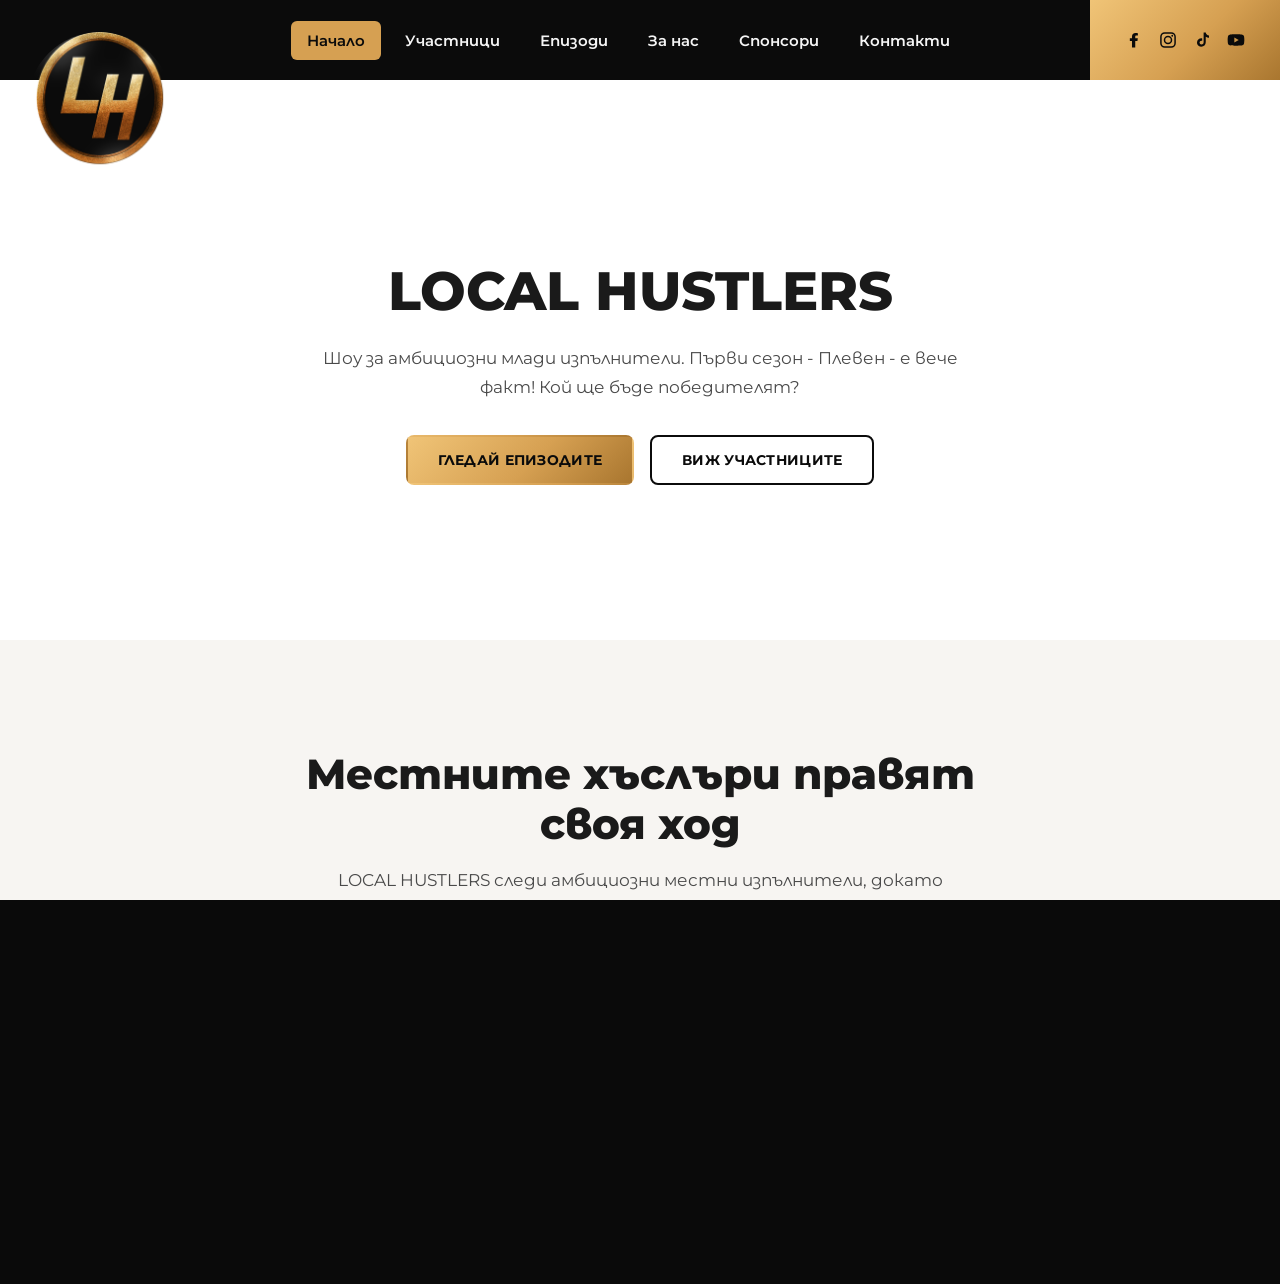
<file: index.html>
<!doctype html>
<html lang="bg">
<head>
<meta charset="UTF-8">
<meta name="viewport" content="width=device-width, initial-scale=1.0">
<title>LOCAL HUSTLERS / Начало</title>
<meta name="description" content="LOCAL HUSTLERS - шоу за амбициозни млади изпълнители. Кой ще бъде победителят?">
<link rel="icon" type="image/svg+xml" href="assets/favicon.svg">
<link rel="stylesheet" href="css/style.css">
</head>
<body>

<div class="page-transition" aria-hidden="true"></div>
<img src="assets/logo.png" alt="" class="page-transition__logo" aria-hidden="true">
<div data-include="header"></div>

<main>
  <section class="hero">
    <div>
      <span class="hero__eyebrow"></span>
      <h1 class="hero__title">LOCAL HUSTLERS</h1>
      <p class="hero__subtitle">
        Шоу за амбициозни млади изпълнители. Първи сезон - Плевен - е вече факт! Кой ще бъде победителят?
      </p>
      <div class="hero__actions">
        <a href="episodes.html" class="btn btn--primary">Гледай епизодите</a>
        <a href="contestants.html" class="btn btn--outline">Виж участниците</a>
      </div>
    </div>
  </section>

  <section class="page-section page-section--muted">
    <div class="page-section__header">
      <span class="page-section__eyebrow"></span>
      <h2 class="page-section__title">Местните хъслъри правят своя ход</h2>
      <p class="page-section__lede">
        LOCAL HUSTLERS следи амбициозни местни изпълнители, докато превръщат мечтите си в реалност. Гледай епизодите и разбери кой ще стигне до финала.
      </p>
    </div>
    <div class="placeholder-card">*СЪДЪРЖАНИЕ ЗА ГЛАВНАТА СТРАНИЦА*</div>
  </section>
</main>

<div data-include="footer"></div>

<script src="js/script.js"></script>
</body>
</html>
</file>
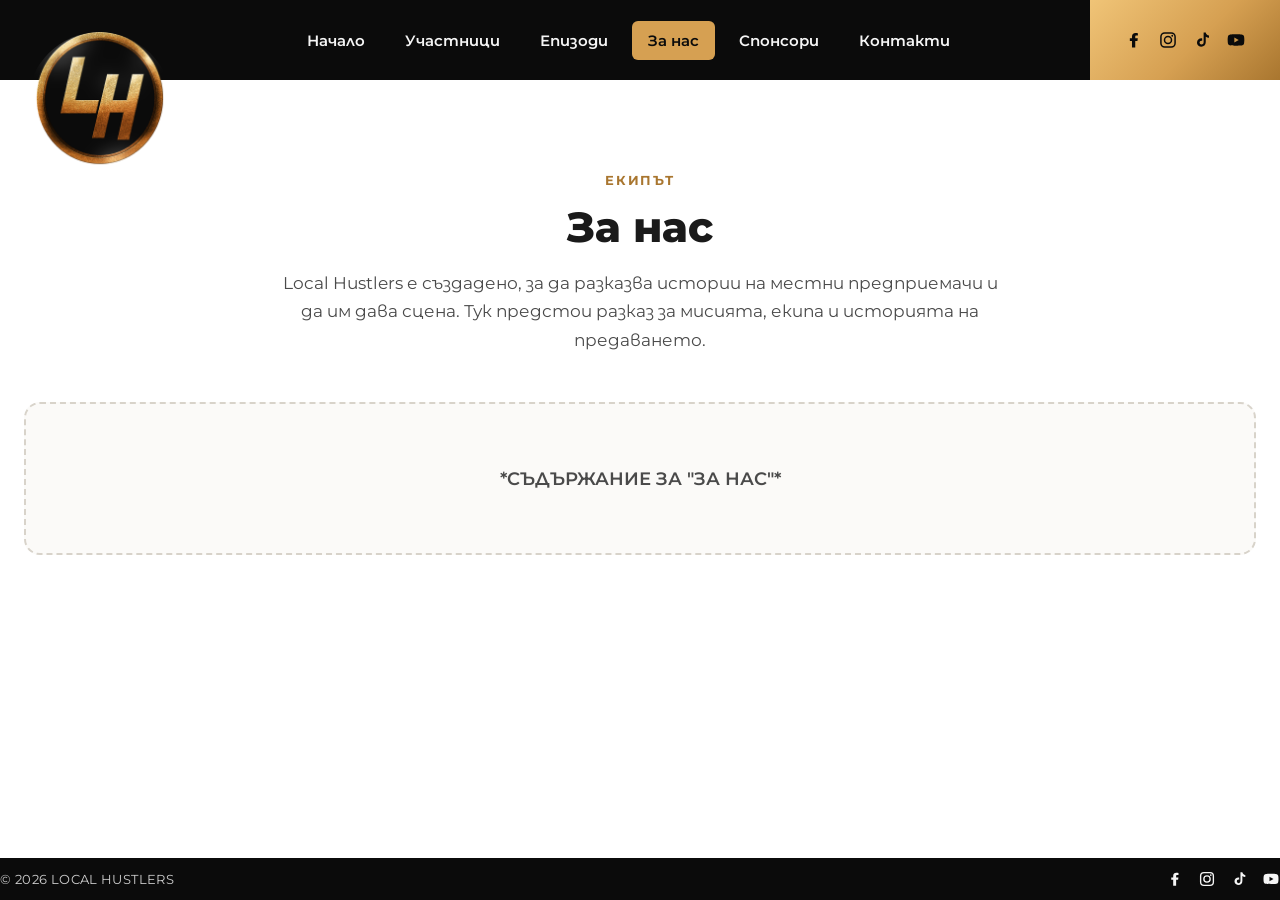
<file: about.html>
<!doctype html>
<html lang="bg">
<head>
<meta charset="UTF-8">
<meta name="viewport" content="width=device-width, initial-scale=1.0">
<title>Local Hustlers — За нас</title>
<meta name="description" content="Научи повече за екипа зад Local Hustlers.">
<link rel="icon" type="image/svg+xml" href="assets/favicon.svg">
<link rel="stylesheet" href="css/style.css">
</head>
<body>

<div class="page-transition" aria-hidden="true"></div>
<img src="assets/logo.png" alt="" class="page-transition__logo" aria-hidden="true">
<div data-include="header"></div>

<main>
  <section class="page-section">
    <div class="page-section__header">
      <span class="page-section__eyebrow">Екипът</span>
      <h1 class="page-section__title">За нас</h1>
      <p class="page-section__lede">
        Local Hustlers е създадено, за да разказва истории на местни предприемачи и да им дава сцена. Тук предстои разказ за мисията, екипа и историята на предаването.
      </p>
    </div>
    <div class="placeholder-card">*СЪДЪРЖАНИЕ ЗА &#34;ЗА НАС&#34;*</div>
  </section>
</main>

<div data-include="footer"></div>

<script src="js/script.js"></script>
</body>
</html>
</file>
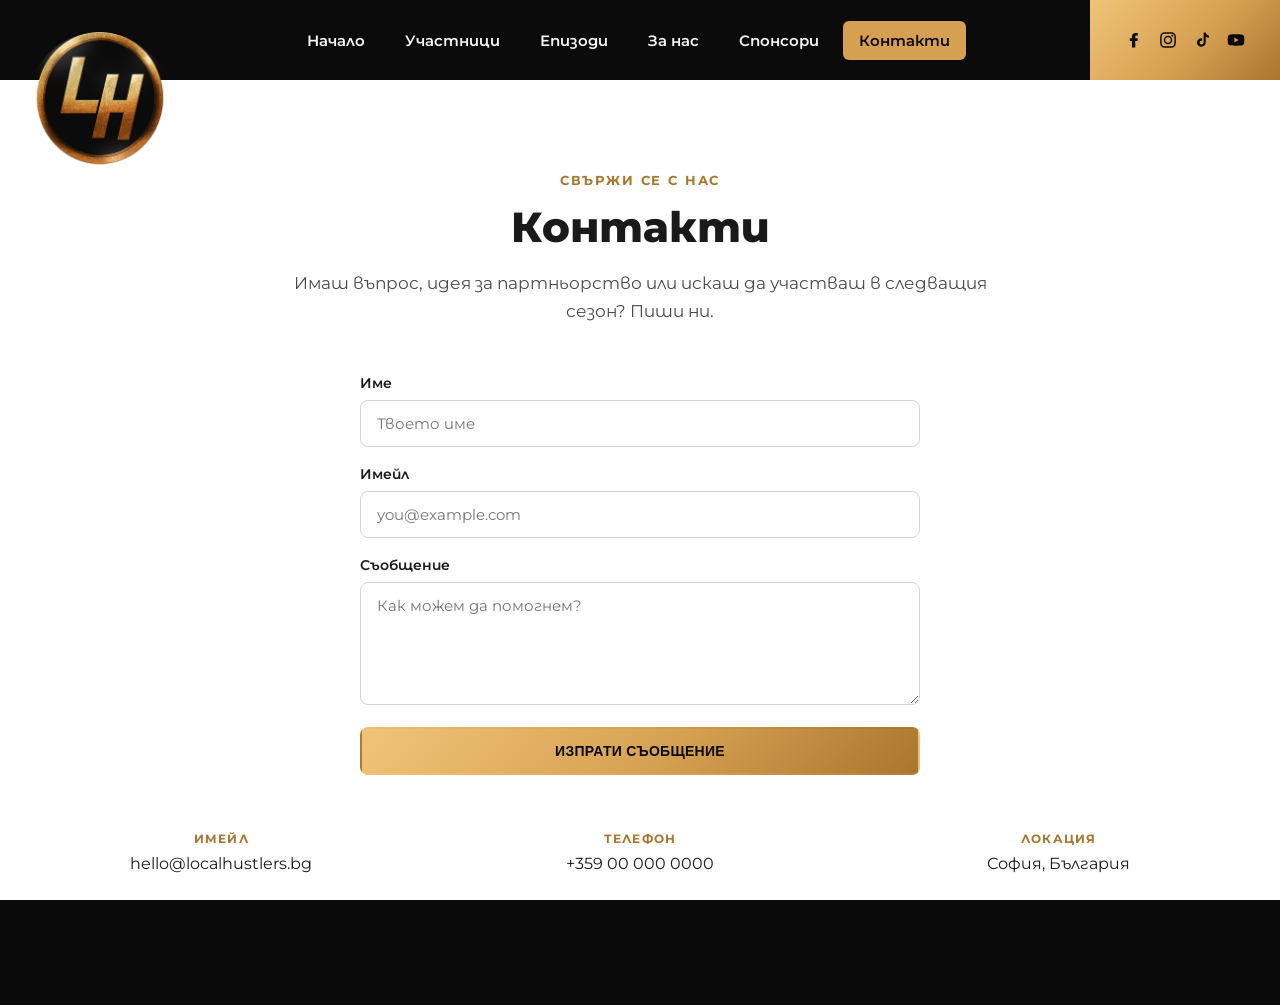
<file: contacts.html>
<!doctype html>
<html lang="bg">
<head>
<meta charset="UTF-8">
<meta name="viewport" content="width=device-width, initial-scale=1.0">
<title>Local Hustlers — Контакти</title>
<meta name="description" content="Свържи се с екипа на Local Hustlers.">
<link rel="icon" type="image/svg+xml" href="assets/favicon.svg">
<link rel="stylesheet" href="css/style.css">
</head>
<body>

<div class="page-transition" aria-hidden="true"></div>
<img src="assets/logo.png" alt="" class="page-transition__logo" aria-hidden="true">
<div data-include="header"></div>

<main>
  <section class="page-section">
    <div class="page-section__header">
      <span class="page-section__eyebrow">Свържи се с нас</span>
      <h1 class="page-section__title">Контакти</h1>
      <p class="page-section__lede">
        Имаш въпрос, идея за партньорство или искаш да участваш в следващия сезон? Пиши ни.
      </p>
    </div>

    <form class="contact-form" action="#" method="post">
      <div>
        <label for="name">Име</label>
        <input type="text" id="name" name="name" placeholder="Твоето име" required>
      </div>
      <div>
        <label for="email">Имейл</label>
        <input type="email" id="email" name="email" placeholder="you@example.com" required>
      </div>
      <div>
        <label for="message">Съобщение</label>
        <textarea id="message" name="message" rows="5" placeholder="Как можем да помогнем?" required></textarea>
      </div>
      <button type="submit" class="btn btn--primary">Изпрати съобщение</button>
    </form>

    <dl class="contact-details">
      <div class="contact-details__item">
        <dt>Имейл</dt>
        <dd>hello@localhustlers.bg</dd>
      </div>
      <div class="contact-details__item">
        <dt>Телефон</dt>
        <dd>+359 00 000 0000</dd>
      </div>
      <div class="contact-details__item">
        <dt>Локация</dt>
        <dd>София, България</dd>
      </div>
    </dl>
  </section>
</main>

<div data-include="footer"></div>

<script src="js/script.js"></script>
</body>
</html>
</file>
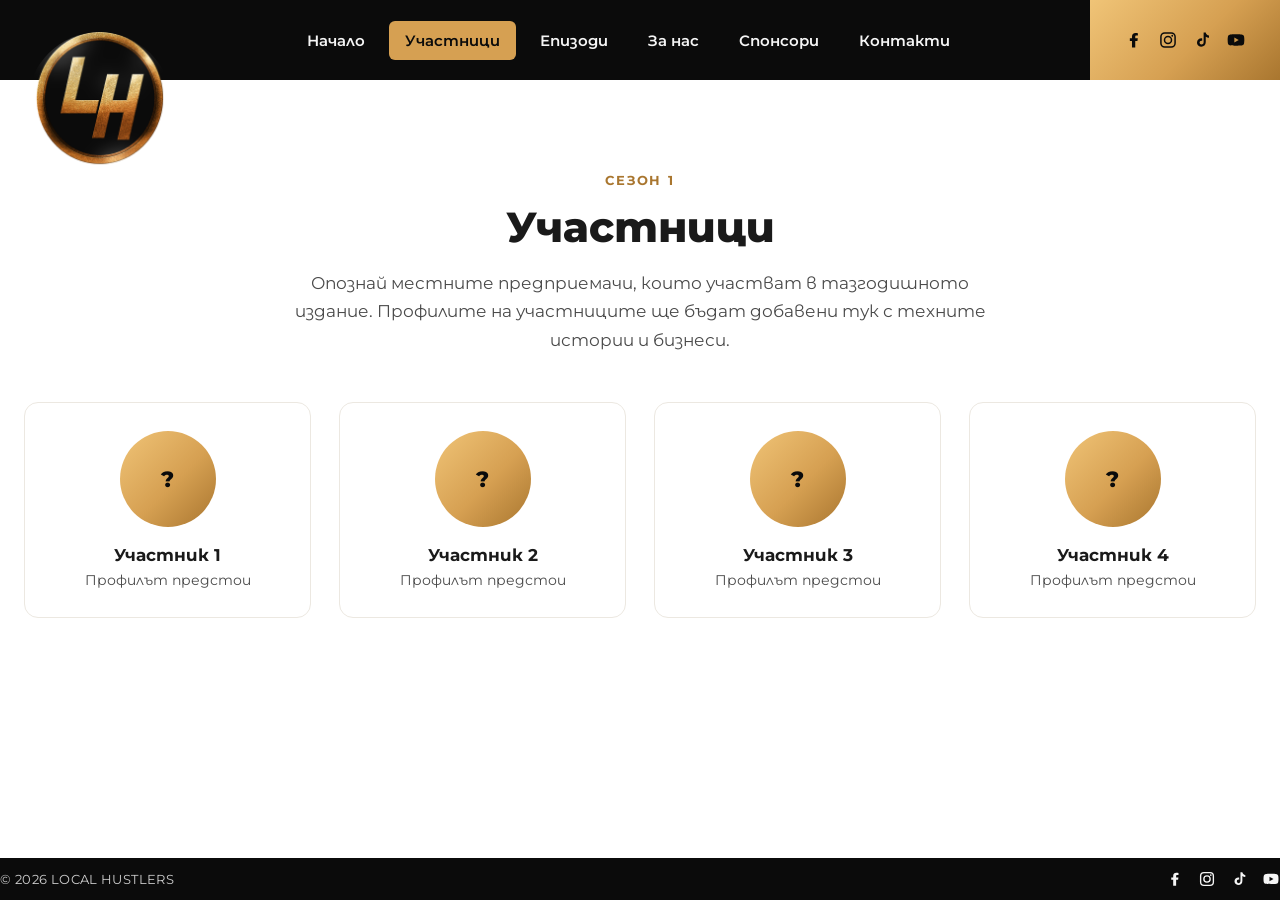
<file: contestants.html>
<!doctype html>
<html lang="bg">
<head>
<meta charset="UTF-8">
<meta name="viewport" content="width=device-width, initial-scale=1.0">
<title>Local Hustlers — Участници</title>
<meta name="description" content="Опознай участниците в Local Hustlers.">
<link rel="icon" type="image/svg+xml" href="assets/favicon.svg">
<link rel="stylesheet" href="css/style.css">
</head>
<body>

<div class="page-transition" aria-hidden="true"></div>
<img src="assets/logo.png" alt="" class="page-transition__logo" aria-hidden="true">
<div data-include="header"></div>

<main>
  <section class="page-section">
    <div class="page-section__header">
      <span class="page-section__eyebrow">Сезон 1</span>
      <h1 class="page-section__title">Участници</h1>
      <p class="page-section__lede">
        Опознай местните предприемачи, които участват в тазгодишното издание. Профилите на участниците ще бъдат добавени тук с техните истории и бизнеси.
      </p>
    </div>

    <div class="card-grid">
      <article class="card">
        <div class="card__avatar">?</div>
        <h3 class="card__title">Участник 1</h3>
        <p class="card__meta">Профилът предстои</p>
      </article>
      <article class="card">
        <div class="card__avatar">?</div>
        <h3 class="card__title">Участник 2</h3>
        <p class="card__meta">Профилът предстои</p>
      </article>
      <article class="card">
        <div class="card__avatar">?</div>
        <h3 class="card__title">Участник 3</h3>
        <p class="card__meta">Профилът предстои</p>
      </article>
      <article class="card">
        <div class="card__avatar">?</div>
        <h3 class="card__title">Участник 4</h3>
        <p class="card__meta">Профилът предстои</p>
      </article>
    </div>
  </section>
</main>

<div data-include="footer"></div>

<script src="js/script.js"></script>
</body>
</html>
</file>
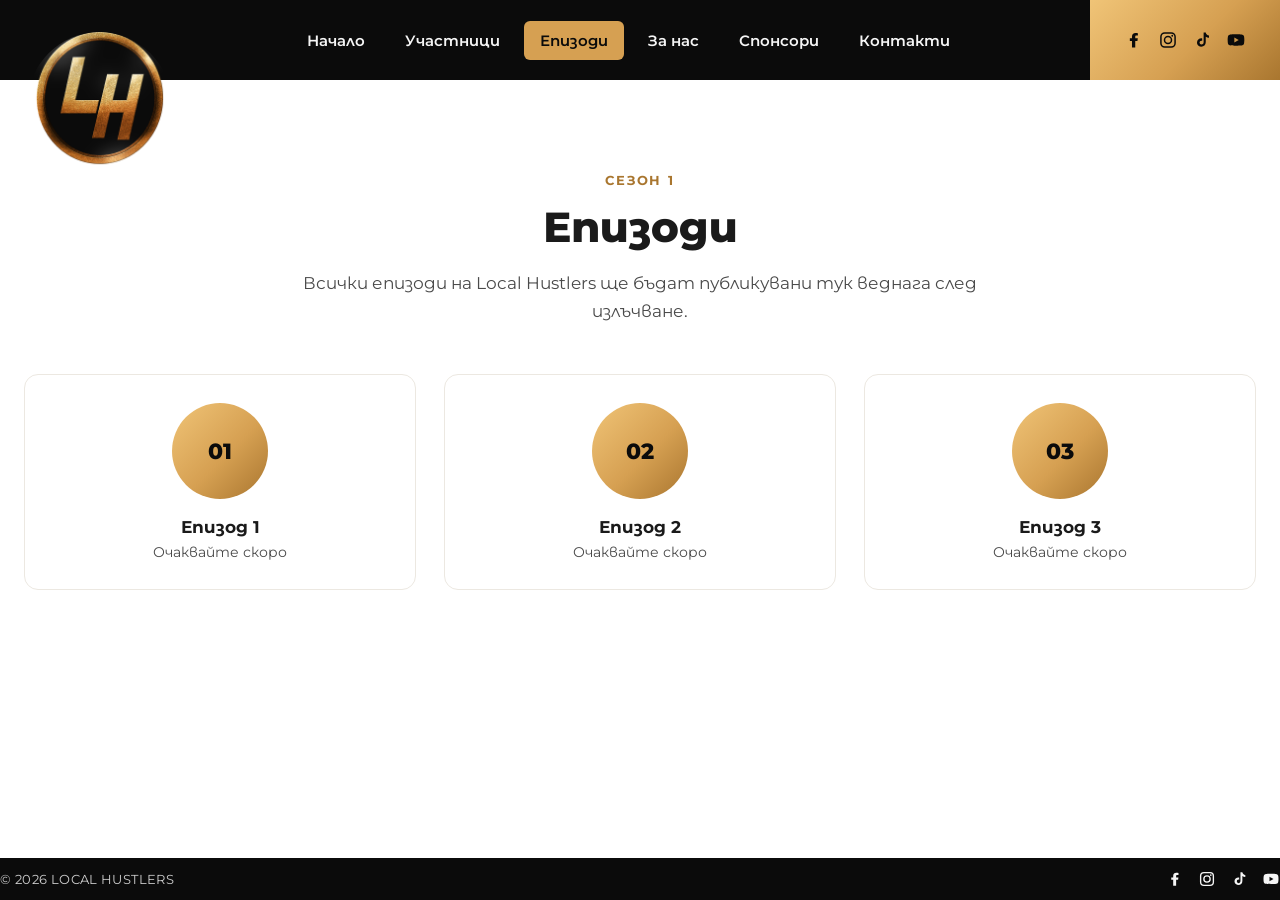
<file: episodes.html>
<!doctype html>
<html lang="bg">
<head>
<meta charset="UTF-8">
<meta name="viewport" content="width=device-width, initial-scale=1.0">
<title>Local Hustlers — Епизоди</title>
<meta name="description" content="Гледай всички епизоди на Local Hustlers.">
<link rel="icon" type="image/svg+xml" href="assets/favicon.svg">
<link rel="stylesheet" href="css/style.css">
</head>
<body>

<div class="page-transition" aria-hidden="true"></div>
<img src="assets/logo.png" alt="" class="page-transition__logo" aria-hidden="true">
<div data-include="header"></div>

<main>
  <section class="page-section">
    <div class="page-section__header">
      <span class="page-section__eyebrow">Сезон 1</span>
      <h1 class="page-section__title">Епизоди</h1>
      <p class="page-section__lede">
        Всички епизоди на Local Hustlers ще бъдат публикувани тук веднага след излъчване.
      </p>
    </div>

    <div class="card-grid">
      <article class="card">
        <div class="card__avatar">01</div>
        <h3 class="card__title">Епизод 1</h3>
        <p class="card__meta">Очаквайте скоро</p>
      </article>
      <article class="card">
        <div class="card__avatar">02</div>
        <h3 class="card__title">Епизод 2</h3>
        <p class="card__meta">Очаквайте скоро</p>
      </article>
      <article class="card">
        <div class="card__avatar">03</div>
        <h3 class="card__title">Епизод 3</h3>
        <p class="card__meta">Очаквайте скоро</p>
      </article>
    </div>
  </section>
</main>

<div data-include="footer"></div>

<script src="js/script.js"></script>
</body>
</html>
</file>
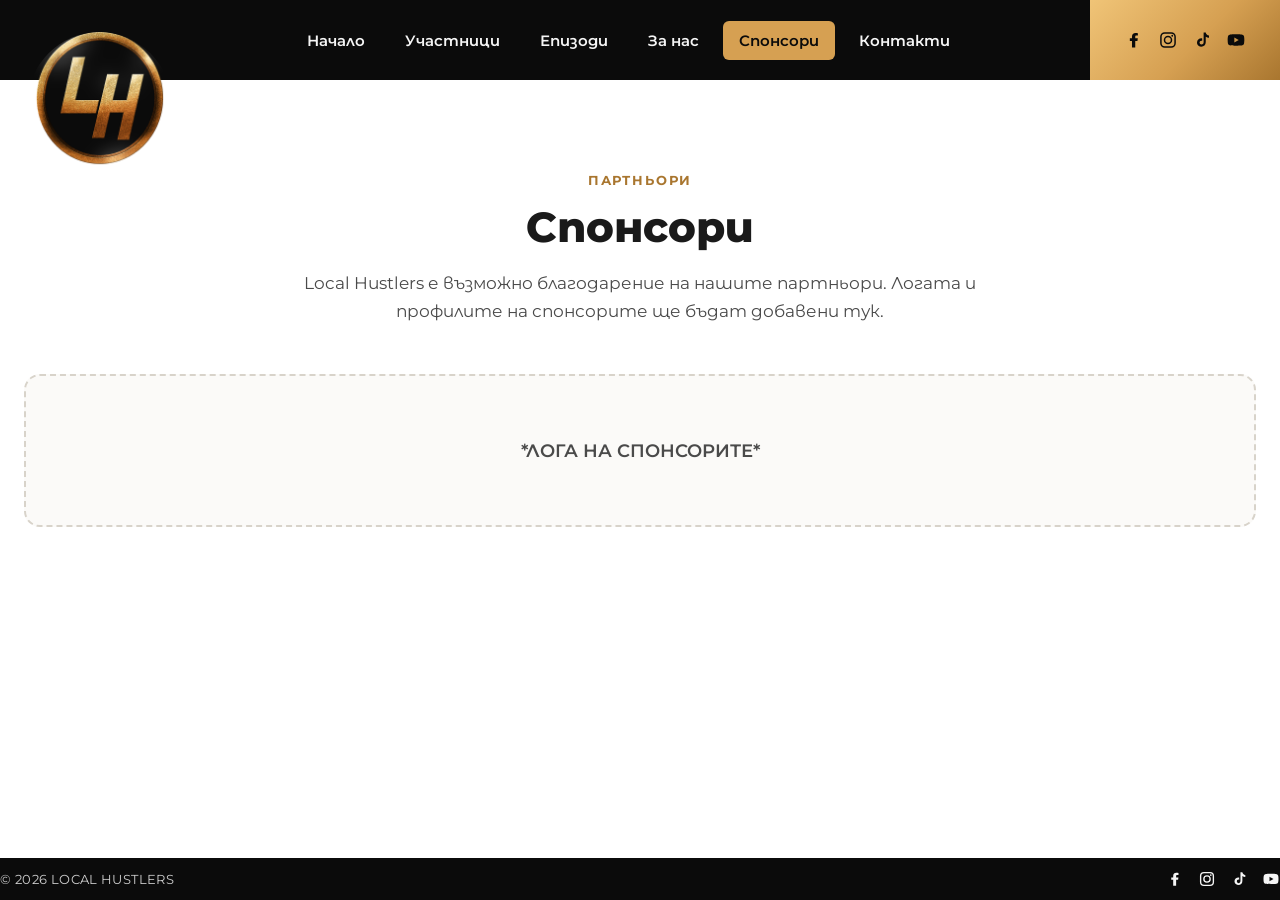
<file: sponsors.html>
<!doctype html>
<html lang="bg">
<head>
<meta charset="UTF-8">
<meta name="viewport" content="width=device-width, initial-scale=1.0">
<title>Local Hustlers — Спонсори</title>
<meta name="description" content="Партньорите и спонсорите на Local Hustlers.">
<link rel="icon" type="image/svg+xml" href="assets/favicon.svg">
<link rel="stylesheet" href="css/style.css">
</head>
<body>

<div class="page-transition" aria-hidden="true"></div>
<img src="assets/logo.png" alt="" class="page-transition__logo" aria-hidden="true">
<div data-include="header"></div>

<main>
  <section class="page-section">
    <div class="page-section__header">
      <span class="page-section__eyebrow">Партньори</span>
      <h1 class="page-section__title">Спонсори</h1>
      <p class="page-section__lede">
        Local Hustlers е възможно благодарение на нашите партньори. Логата и профилите на спонсорите ще бъдат добавени тук.
      </p>
    </div>
    <div class="placeholder-card">*ЛОГА НА СПОНСОРИТЕ*</div>
  </section>
</main>

<div data-include="footer"></div>

<script src="js/script.js"></script>
</body>
</html>
</file>
<file: css/style.css>
/* =========================================================
   Local Hustlers — shared stylesheet
   ========================================================= */

@import url('https://fonts.googleapis.com/css2?family=Montserrat:wght@400;500;600;700;800&display=swap');

:root {
  --color-bg: #ffffff;
  --color-black: #0b0b0b;
  --color-black-soft: #141414;
  --color-gold-light: #f0c477;
  --color-gold: #d6a052;
  --color-gold-dark: #a9762f;
  --color-text: #1a1a1a;
  --color-text-muted: #4a4a4a;
  --color-text-on-dark: #f5f5f5;
  --color-placeholder: #4a4a4a;
  --color-transition-overlay: #0a0a0a;
  --header-height: 80px;
  --max-width: 1280px;
  --font-body: 'Montserrat', -apple-system, BlinkMacSystemFont, 'Segoe UI', Roboto, Arial, sans-serif;
  --transition: 0.2s ease;
}

* {
  box-sizing: border-box;
}

html {
  scroll-behavior: smooth;
}

body {
  margin: 0;
  font-family: var(--font-body);
  color: var(--color-text);
  background: var(--color-bg);
  -webkit-font-smoothing: antialiased;
  /* Sticky footer: body is a full-height column, main soaks up any
     leftover space so the footer sits at the bottom of the viewport on
     short pages, but still flows naturally after the content on long
     pages. */
  display: flex;
  flex-direction: column;
  min-height: 100vh;
}

body > main {
  flex: 1 0 auto;
}

img,
svg {
  max-width: 100%;
  display: block;
}

a {
  color: inherit;
  text-decoration: none;
}

ul {
  margin: 0;
  padding: 0;
  list-style: none;
}

.container {
  max-width: var(--max-width);
  margin: 0 auto;
  padding: 0 32px;
}

/* -------------------------------------------------
   Page transition overlay

   Included directly in every page's HTML (see
   templates/_page_transition.html.j2), not fetched at runtime, so its
   default state — fully covering the screen — is there from the very
   first paint. A CSS animation then reveals the page a moment after
   load; js/script.js re-covers the screen the same way just before
   navigating to another page, so the motion always reads as one
   continuous "moving down" sweep, arriving from above to cover and
   continuing down and off to reveal.
   ------------------------------------------------- */

.page-transition {
  position: fixed;
  inset: 0;
  z-index: 9999;
  background: var(--color-transition-overlay);
  transform: translateY(0);
  pointer-events: none;
  animation: page-transition-reveal 0.7s 0.05s cubic-bezier(0.65, 0, 0.35, 1) forwards;
}

/* Deliberately a sibling of .page-transition, not a child — its own fixed
   positioning keeps it correctly centered on screen regardless of the
   panel's transform. Its animation moves it with the exact same
   top-to-bottom translate, timing and easing as the panel, so the two
   travel together as one piece and the logo leaves off the bottom edge
   in lockstep with the panel — no fading, just synchronized motion. */
.page-transition__logo {
  position: fixed;
  top: 50%;
  left: 50%;
  z-index: 10000;
  width: clamp(64px, 10vw, 360px);
  height: auto;
  transform: translate(-50%, -50%);
  pointer-events: none;
  animation: page-transition-logo-reveal 0.7s 0.05s cubic-bezier(0.65, 0, 0.35, 1) forwards;
}

@keyframes page-transition-reveal {
  from {
    transform: translateY(0);
  }
  to {
    transform: translateY(100%);
  }
}

/* Same duration/delay/easing as page-transition-reveal above, so the logo
   slides top-to-bottom off screen in perfect sync with the panel. The
   base translate(-50%, -50%) keeps it screen-centered; the end state adds
   100vh of downward travel on top of that, matching the panel's own
   100%-of-its-own-height (which is 100vh, since it's inset: 0) sweep. */
@keyframes page-transition-logo-reveal {
  from {
    transform: translate(-50%, -50%);
  }
  to {
    transform: translate(-50%, calc(-50% + 100vh));
  }
}

@media (prefers-reduced-motion: reduce) {
  .page-transition,
  .page-transition__logo {
    display: none !important;
  }
}

/* -------------------------------------------------
   Header
   ------------------------------------------------- */

.site-header {
  display: flex;
  align-items: stretch;
  background: var(--color-black);
  min-height: var(--header-height);
  position: sticky;
  top: 0;
  z-index: 100;
  /* the logo badge overlaps the bottom edge of the header, so let it
     paint outside the header's own box instead of being clipped */
  overflow: visible;
}

.site-header__inner {
  flex: 1;
  display: flex;
  align-items: center;
  justify-content: center;
  /* left padding reserves room for the logo badge that overlaps this edge */
  padding: 0 24px 0 190px;
}

/* Logo badge: pinned to the header's top-left corner and sized taller
   than the header itself so it hangs down over the page below, matching
   the reference design. Positioned absolutely so it doesn't affect the
   header's height or the nav's centering. */
.brand {
  position: absolute;
  top: 14px;
  left: 24px;
  z-index: 101;
  display: block;
  line-height: 0;
  /* Constrain the clickable/hover area to the round coin in the artwork
     instead of the full rectangular image box (which includes transparent
     corners and the letter legs that poke past the ring). */
  -webkit-clip-path: circle(72px at 51% 55%);
  clip-path: circle(72px at 51% 55%);
}

.brand__logo {
  width: 148px;
  height: auto;
  display: block;
}

.main-nav {
  display: flex;
}

.main-nav__list {
  display: flex;
  align-items: center;
  gap: 8px;
}

.main-nav__link {
  display: block;
  padding: 10px 16px;
  color: var(--color-text-on-dark);
  font-weight: 600;
  font-size: 15px;
  border-radius: 6px;
  transition: color var(--transition), background var(--transition);
  white-space: nowrap;
}

.main-nav__link:hover,
.main-nav__link:focus-visible {
  color: var(--color-gold-light);
  background: rgba(255, 255, 255, 0.06);
}

.main-nav__link.is-active {
  color: var(--color-black);
  background: var(--color-gold);
}

.header-cta {
  flex-shrink: 0;
  display: flex;
  align-items: center;
  justify-content: center;
  gap: 14px;
  min-width: 190px;
  padding: 0 20px;
  background: linear-gradient(135deg, var(--color-gold-light), var(--color-gold) 55%, var(--color-gold-dark));
  align-self: stretch;
}

.social-icons {
  display: flex;
  align-items: center;
  gap: 14px;
}

.social-icons a {
  color: var(--color-black);
  display: inline-flex;
  transition: transform var(--transition), opacity var(--transition);
}

.social-icons a:hover,
.social-icons a:focus-visible {
  transform: translateY(-2px);
  opacity: 0.75;
}

.social-icons--footer a {
  color: var(--color-text-on-dark);
}

/* Icon glyphs — masked so a single SVG asset can be colored via currentColor */
.icon {
  display: inline-block;
  width: 20px;
  height: 20px;
  background-color: currentColor;
  -webkit-mask-repeat: no-repeat;
  mask-repeat: no-repeat;
  -webkit-mask-position: center;
  mask-position: center;
  -webkit-mask-size: contain;
  mask-size: contain;
}

.icon--sm {
  width: 18px;
  height: 18px;
}

.icon--facebook {
  -webkit-mask-image: url(../assets/icon-facebook.svg);
  mask-image: url(../assets/icon-facebook.svg);
}

.icon--instagram {
  -webkit-mask-image: url(../assets/icon-instagram.svg);
  mask-image: url(../assets/icon-instagram.svg);
}

.icon--tiktok {
  -webkit-mask-image: url(../assets/icon-tiktok.svg);
  mask-image: url(../assets/icon-tiktok.svg);
}

.icon--youtube {
  -webkit-mask-image: url(../assets/icon-youtube.svg);
  mask-image: url(../assets/icon-youtube.svg);
}

/* Mobile nav toggle */
.nav-toggle {
  display: none;
  flex-direction: column;
  justify-content: center;
  gap: 5px;
  width: 40px;
  height: 40px;
  background: transparent;
  border: none;
  cursor: pointer;
  flex-shrink: 0;
}

.nav-toggle__bar {
  display: block;
  width: 24px;
  height: 2px;
  background: var(--color-text-on-dark);
  transition: transform var(--transition), opacity var(--transition);
}

.nav-toggle[aria-expanded="true"] .nav-toggle__bar:nth-child(1) {
  transform: translateY(7px) rotate(45deg);
}

.nav-toggle[aria-expanded="true"] .nav-toggle__bar:nth-child(2) {
  opacity: 0;
}

.nav-toggle[aria-expanded="true"] .nav-toggle__bar:nth-child(3) {
  transform: translateY(-7px) rotate(-45deg);
}

/* -------------------------------------------------
   Main / hero / placeholder content
   ------------------------------------------------- */

.hero {
  min-height: 560px;
  display: flex;
  align-items: center;
  justify-content: center;
  text-align: center;
  padding: 80px 24px;
}

.hero__placeholder {
  font-size: clamp(2.5rem, 6vw, 4.5rem);
  font-weight: 700;
  color: var(--color-placeholder);
  letter-spacing: 0.02em;
}

.hero__eyebrow {
  display: inline-block;
  color: var(--color-gold-dark);
  font-weight: 700;
  letter-spacing: 0.14em;
  text-transform: uppercase;
  font-size: 13px;
  margin-bottom: 18px;
}

.hero__title {
  font-size: clamp(2.2rem, 5vw, 3.4rem);
  font-weight: 800;
  margin: 0 0 20px;
  color: var(--color-text);
}

.hero__subtitle {
  max-width: 640px;
  margin: 0 auto;
  color: var(--color-text-muted);
  font-size: 1.05rem;
  line-height: 1.7;
}

.hero__actions {
  margin-top: 34px;
  display: flex;
  gap: 16px;
  justify-content: center;
  flex-wrap: wrap;
}

.btn {
  display: inline-block;
  padding: 14px 30px;
  border-radius: 8px;
  font-weight: 700;
  font-size: 14px;
  letter-spacing: 0.02em;
  text-transform: uppercase;
  transition: transform var(--transition), opacity var(--transition);
  border: 2px solid transparent;
}

.btn:hover,
.btn:focus-visible {
  transform: translateY(-2px);
}

.btn--primary {
  background: linear-gradient(135deg, var(--color-gold-light), var(--color-gold) 55%, var(--color-gold-dark));
  color: var(--color-black);
}

.btn--outline {
  border-color: var(--color-black);
  color: var(--color-black);
}

.page-section {
  padding: 90px 24px;
}

.page-section--muted {
  background: #f7f5f2;
}

.page-section__header {
  max-width: 720px;
  margin: 0 auto 48px;
  text-align: center;
}

.page-section__eyebrow {
  display: inline-block;
  color: var(--color-gold-dark);
  font-weight: 700;
  letter-spacing: 0.14em;
  text-transform: uppercase;
  font-size: 13px;
  margin-bottom: 14px;
}

.page-section__title {
  font-size: clamp(1.8rem, 4vw, 2.6rem);
  font-weight: 800;
  margin: 0 0 16px;
}

.page-section__lede {
  color: var(--color-text-muted);
  font-size: 1.05rem;
  line-height: 1.7;
}

.placeholder-card {
  max-width: var(--max-width);
  margin: 0 auto;
  border: 2px dashed #d8d3ca;
  border-radius: 16px;
  padding: 64px 32px;
  text-align: center;
  color: var(--color-placeholder);
  font-weight: 600;
  font-size: 1.1rem;
  background: #fbfaf8;
}

.card-grid {
  max-width: var(--max-width);
  margin: 0 auto;
  display: grid;
  grid-template-columns: repeat(auto-fit, minmax(240px, 1fr));
  gap: 28px;
}

.card {
  border-radius: 14px;
  background: var(--color-bg);
  border: 1px solid #ece8e1;
  padding: 28px;
  text-align: center;
}

.card__avatar {
  width: 96px;
  height: 96px;
  border-radius: 50%;
  margin: 0 auto 18px;
  background: linear-gradient(135deg, var(--color-gold-light), var(--color-gold) 55%, var(--color-gold-dark));
  display: flex;
  align-items: center;
  justify-content: center;
  color: var(--color-black);
  font-weight: 800;
  font-size: 1.4rem;
}

.card__avatar--photo {
  background: none;
  padding: 0;
  overflow: hidden;
}

.card__avatar--photo img {
  width: 100%;
  height: 100%;
  object-fit: cover;
  border-radius: 50%;
}

.card__title {
  font-weight: 700;
  font-size: 1.05rem;
  margin: 0 0 6px;
}

.card__meta {
  color: var(--color-text-muted);
  font-size: 0.9rem;
  margin: 0;
}

.card__video {
  display: block;
  width: 100%;
  margin-top: 18px;
  border-radius: 10px;
  background: var(--color-black);
}

/* Sponsors: logos read better on a light square than in a cropped circle */
.card--logo .card__avatar--logo {
  border-radius: 12px;
  background: #fbfaf8;
  border: 1px solid #ece8e1;
}

.card--logo .card__avatar--logo img {
  border-radius: 0;
  object-fit: contain;
  padding: 12px;
}

/* Contact form */
.contact-form {
  max-width: 560px;
  margin: 0 auto;
  display: grid;
  gap: 18px;
}

.contact-form label {
  display: block;
  font-weight: 600;
  font-size: 0.9rem;
  margin-bottom: 8px;
}

.contact-form input,
.contact-form textarea {
  width: 100%;
  padding: 13px 16px;
  border-radius: 8px;
  border: 1px solid #d8d3ca;
  font-family: inherit;
  font-size: 0.95rem;
  background: var(--color-bg);
}

.contact-form input:focus,
.contact-form textarea:focus {
  outline: none;
  border-color: var(--color-gold);
}

.contact-details {
  max-width: var(--max-width);
  margin: 56px auto 0;
  display: grid;
  grid-template-columns: repeat(auto-fit, minmax(200px, 1fr));
  gap: 24px;
  text-align: center;
}

.contact-details__item dt {
  font-weight: 700;
  color: var(--color-gold-dark);
  text-transform: uppercase;
  font-size: 12px;
  letter-spacing: 0.1em;
  margin-bottom: 8px;
}

.contact-details__item dd {
  margin: 0;
  color: var(--color-text);
}

/* -------------------------------------------------
   Footer
   ------------------------------------------------- */

.site-footer {
  background: var(--color-black);
  color: var(--color-text-on-dark);
}

.site-footer__inner {
  max-width: var(--max-width);
  margin: 0 auto;
  display: flex;
  align-items: center;
  justify-content: space-between;
  gap: 16px;
  flex-wrap: wrap;
}

.site-footer__copy {
  font-size: 13px;
  letter-spacing: 0.03em;
  color: #cfcfcf;
}

/* -------------------------------------------------
   Responsive
   ------------------------------------------------- */

@media (max-width: 900px) {
  .nav-toggle {
    display: flex;
  }

  .brand {
    top: 10px;
    left: 16px;
    -webkit-clip-path: circle(45px at 51% 55%);
    clip-path: circle(45px at 51% 55%);
  }

  .brand__logo {
    width: 92px;
  }

  .site-header__inner {
    padding-left: 116px;
    justify-content: flex-end;
  }

  .main-nav {
    position: absolute;
    top: 100%;
    left: 0;
    right: 0;
    background: var(--color-black-soft);
    max-height: 0;
    overflow: hidden;
    transition: max-height var(--transition);
  }

  .main-nav.is-open {
    max-height: 480px;
  }

  .main-nav__list {
    flex-direction: column;
    align-items: stretch;
    padding: 12px 24px 20px;
    gap: 4px;
  }

  .main-nav__link {
    padding: 12px 16px;
  }

  .header-cta {
    min-width: 0;
    padding: 0 16px;
  }

  .site-header {
    position: relative;
  }
}

@media (max-width: 560px) {
  .container {
    padding: 0 18px;
  }

  .header-cta {
    gap: 10px;
  }

  .header-cta .icon {
    width: 18px;
    height: 18px;
  }

  .site-footer__inner {
    flex-direction: column;
    text-align: center;
  }
}
</file>
